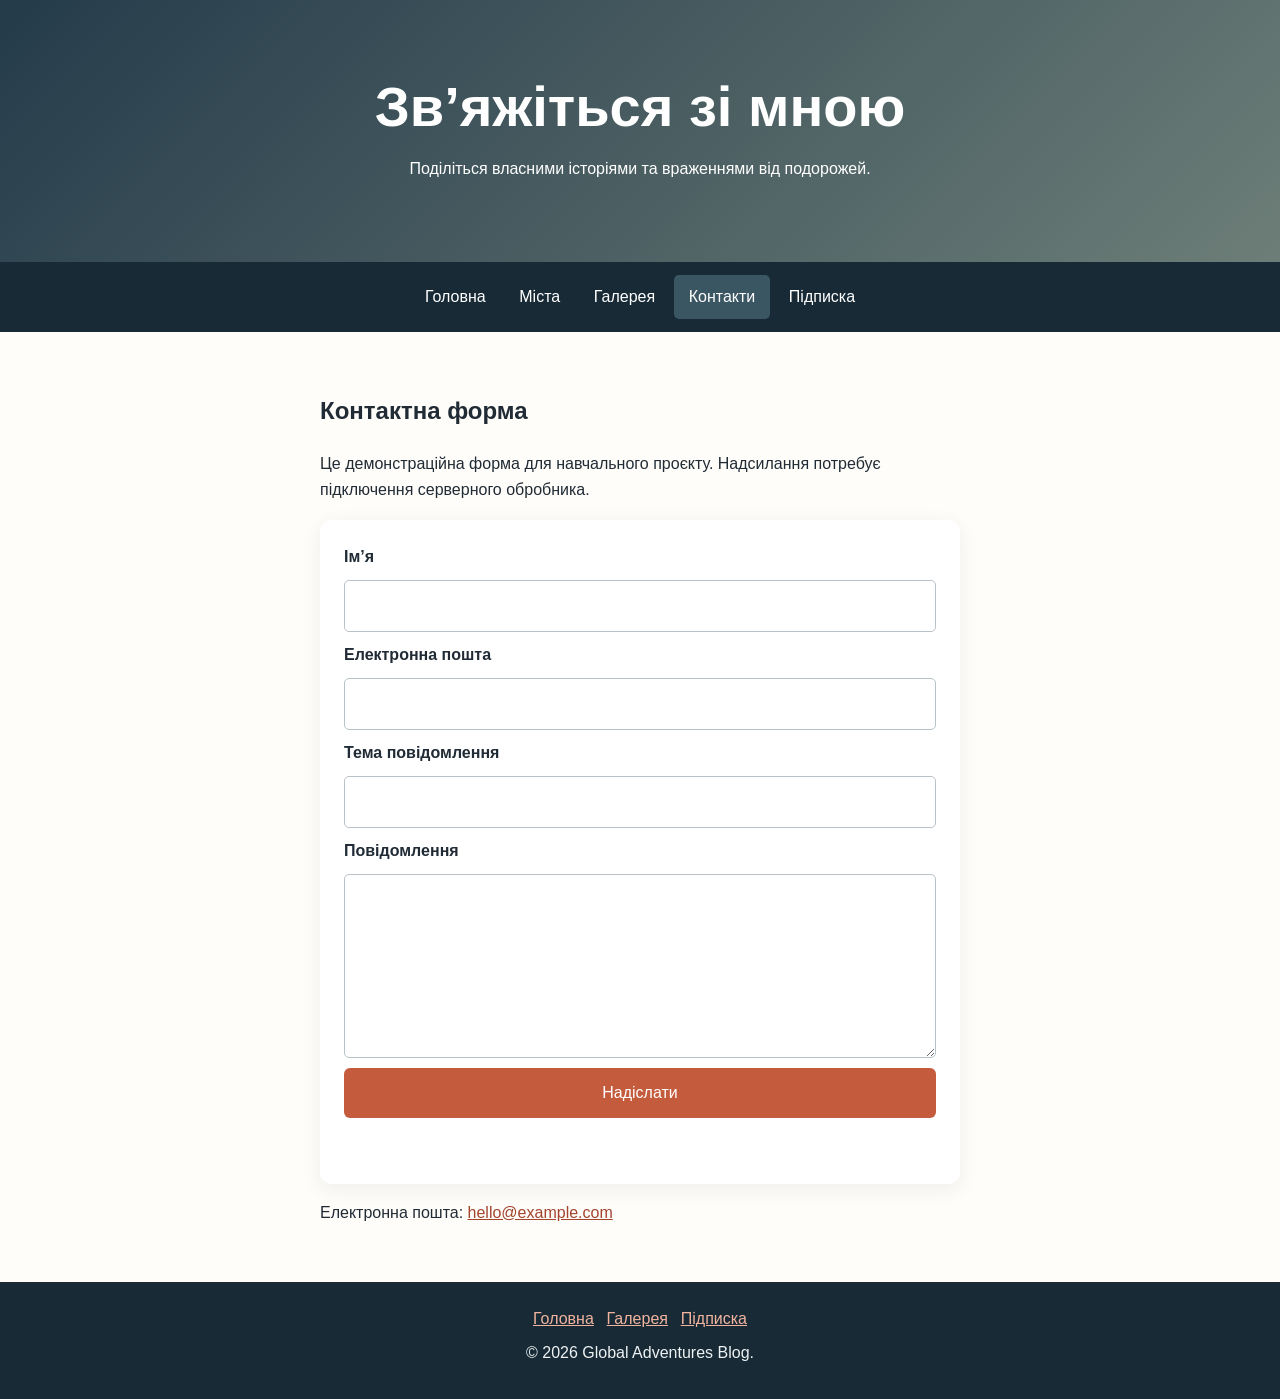
<file: Global_Adventures_Blog_site/contact.html>
<!doctype html>
<html lang="uk"><head><meta charset="utf-8"><meta name="viewport" content="width=device-width, initial-scale=1"><title>Контакти — Global Adventures Blog</title><link rel="stylesheet" href="css/style.css"></head>
<body><header class="page-hero"><h1>Зв’яжіться зі мною</h1><p>Поділіться власними історіями та враженнями від подорожей.</p></header>
<nav aria-label="Головна навігація"><a href="index.html">Головна</a><a href="cities.html">Міста</a><a href="gallery.html">Галерея</a><a href="contact.html" aria-current="page">Контакти</a><a href="subscribe.html">Підписка</a></nav>
<main class="form-wrap"><h2>Контактна форма</h2><p>Це демонстраційна форма для навчального проєкту. Надсилання потребує підключення серверного обробника.</p><form action="#" method="post" onsubmit="event.preventDefault(); document.getElementById('form-note').textContent='Дякую! У демонстраційному режимі повідомлення не надсилається на сервер.';"><label for="name">Ім’я</label><input id="name" name="name" type="text" autocomplete="name" required><label for="email">Електронна пошта</label><input id="email" name="email" type="email" autocomplete="email" required><label for="subject">Тема повідомлення</label><input id="subject" name="subject" type="text" required><label for="message">Повідомлення</label><textarea id="message" name="message" rows="6" required></textarea><button type="submit">Надіслати</button><p id="form-note" aria-live="polite"></p></form><p>Електронна пошта: <a href="mailto:hello@example.com">hello@example.com</a></p></main>
<footer><div><a href="index.html">Головна</a><a href="gallery.html">Галерея</a><a href="subscribe.html">Підписка</a></div><p>© 2026 Global Adventures Blog.</p></footer></body></html>
</file>
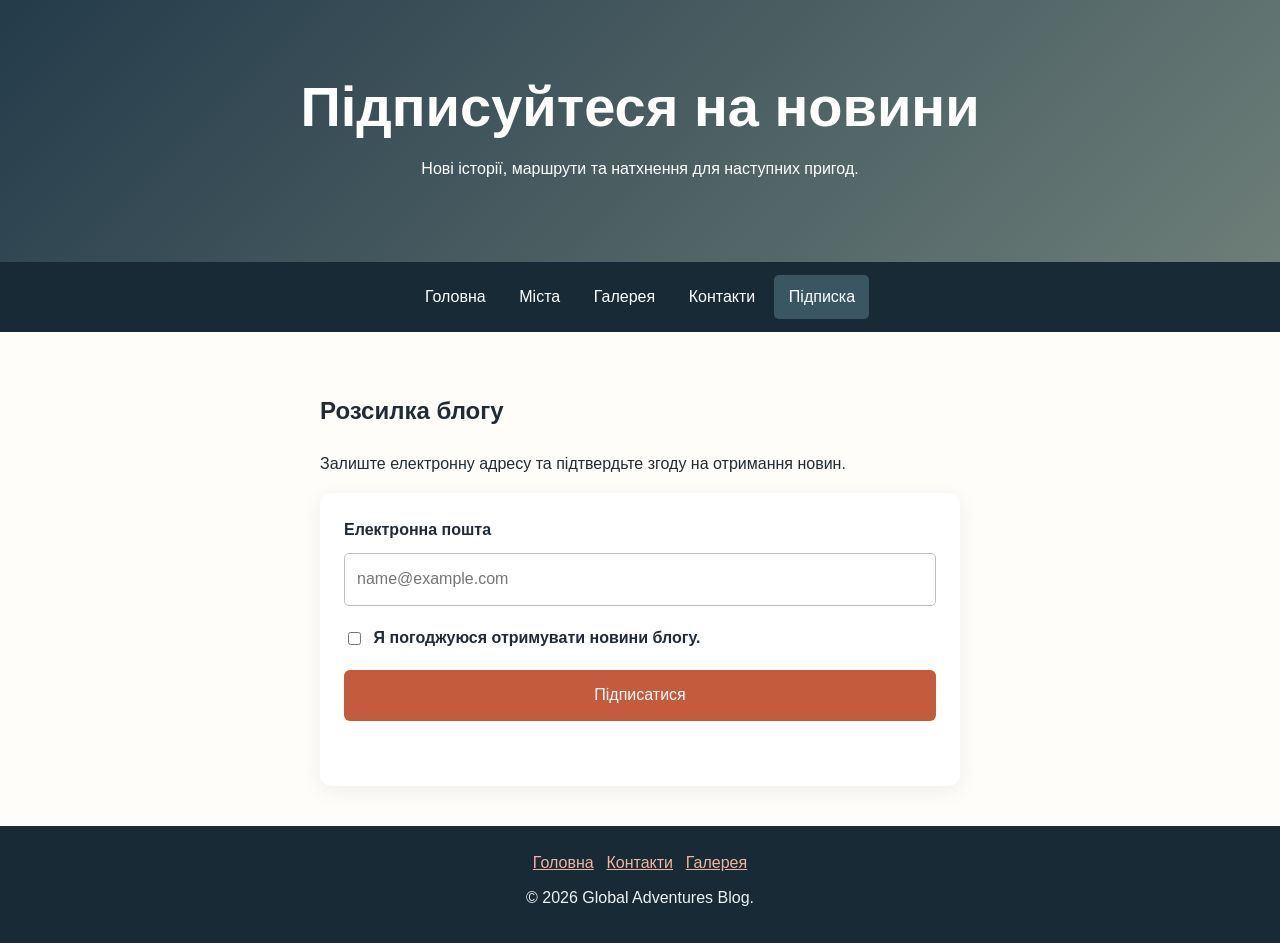
<file: Global_Adventures_Blog_site/subscribe.html>
<!doctype html>
<html lang="uk"><head><meta charset="utf-8"><meta name="viewport" content="width=device-width, initial-scale=1"><title>Підписка — Global Adventures Blog</title><link rel="stylesheet" href="css/style.css"></head>
<body><header class="page-hero"><h1>Підписуйтеся на новини</h1><p>Нові історії, маршрути та натхнення для наступних пригод.</p></header>
<nav aria-label="Головна навігація"><a href="index.html">Головна</a><a href="cities.html">Міста</a><a href="gallery.html">Галерея</a><a href="contact.html">Контакти</a><a href="subscribe.html" aria-current="page">Підписка</a></nav>
<main class="form-wrap"><h2>Розсилка блогу</h2><p>Залиште електронну адресу та підтвердьте згоду на отримання новин.</p><form action="#" method="post" onsubmit="event.preventDefault(); document.getElementById('subscribe-note').textContent='Дякую! Це демонстраційна форма: підписку не збережено на сервері.';"><label for="subscriber-email">Електронна пошта</label><input id="subscriber-email" name="email" type="email" placeholder="name@example.com" required><label class="check"><input type="checkbox" name="consent" required> Я погоджуюся отримувати новини блогу.</label><button type="submit">Підписатися</button><p id="subscribe-note" aria-live="polite"></p></form></main>
<footer><div><a href="index.html">Головна</a><a href="contact.html">Контакти</a><a href="gallery.html">Галерея</a></div><p>© 2026 Global Adventures Blog.</p></footer></body></html>
</file>
<file: Global_Adventures_Blog_site/css/style.css>
:root{--ink:#202b35;--muted:#5d6a73;--accent:#c45b3c;--paper:#fffdf9;--soft:#f3ece4}*{box-sizing:border-box}html{scroll-behavior:smooth}body{margin:0;background:var(--paper);color:var(--ink);font-family:Arial,Helvetica,sans-serif;line-height:1.65}a{color:#a3442d}a:focus,button:focus,input:focus,textarea:focus{outline:3px solid #e9a58d;outline-offset:2px}.hero,.page-hero{padding:4.5rem 1.25rem;text-align:center;background:linear-gradient(135deg,#243b4a,#6d7e78);color:white}.hero h1,.page-hero h1{max-width:850px;margin:.2rem auto 1rem;font-size:clamp(2rem,5vw,3.5rem);line-height:1.15}.hero p,.page-hero p{max-width:720px;margin:.5rem auto}.eyebrow{letter-spacing:.2em;font-size:.8rem;font-weight:bold}nav{display:flex;justify-content:center;flex-wrap:wrap;gap:.3rem;background:#172a35;padding:.8rem}nav a{color:white;text-decoration:none;padding:.55rem .9rem;border-radius:5px}nav a:hover,nav a[aria-current=page]{background:#3b5663}main{max-width:1100px;margin:auto;padding:2.5rem 1.25rem}.intro{text-align:center;max-width:780px;margin:0 auto 2rem}.city-grid{display:grid;grid-template-columns:repeat(auto-fit,minmax(240px,1fr));gap:1.3rem}.city-card{background:white;border-radius:12px;overflow:hidden;box-shadow:0 5px 20px #172a3512}.city-card img{width:100%;height:210px;object-fit:cover}.city-card div{padding:1rem 1.2rem}.city-card h3{margin:.1rem 0}.callout{margin-top:2.5rem;padding:2rem;border-radius:12px;background:var(--soft);text-align:center}.button,button{display:inline-block;border:0;border-radius:6px;background:var(--accent);color:white;padding:.75rem 1.2rem;text-decoration:none;font:inherit;cursor:pointer}.article-list{display:grid;gap:2rem}.story{display:grid;grid-template-columns:minmax(240px, .9fr) 1.2fr;gap:1.5rem;align-items:start;padding-bottom:2rem;border-bottom:1px solid #e5ddd4}.story img{width:100%;max-height:420px;object-fit:cover;border-radius:10px}.story h2{margin-top:0}.gallery{display:grid;grid-template-columns:repeat(auto-fit,minmax(250px,1fr));gap:1.2rem}.gallery figure{margin:0;background:white;border-radius:10px;overflow:hidden;box-shadow:0 5px 20px #172a3512}.gallery img{display:block;width:100%;height:230px;object-fit:cover}.gallery figcaption{padding:1rem}.form-wrap{max-width:680px}.form-wrap form{display:grid;gap:.6rem;background:white;padding:1.5rem;border-radius:12px;box-shadow:0 5px 20px #172a3512}.form-wrap label{font-weight:bold}.form-wrap input:not([type=checkbox]),.form-wrap textarea{width:100%;padding:.75rem;border:1px solid #b9c2c7;border-radius:5px;font:inherit}.check{display:flex;align-items:center;gap:.6rem;margin:.6rem 0}footer{background:#172a35;color:#eef2f3;text-align:center;padding:1.5rem}footer a{color:#f2b49f;margin:0 .4rem}footer p{margin:.5rem 0}@media(max-width:650px){.story{grid-template-columns:1fr}.hero,.page-hero{padding:3rem 1rem}main{padding:1.5rem 1rem}}
</file>
